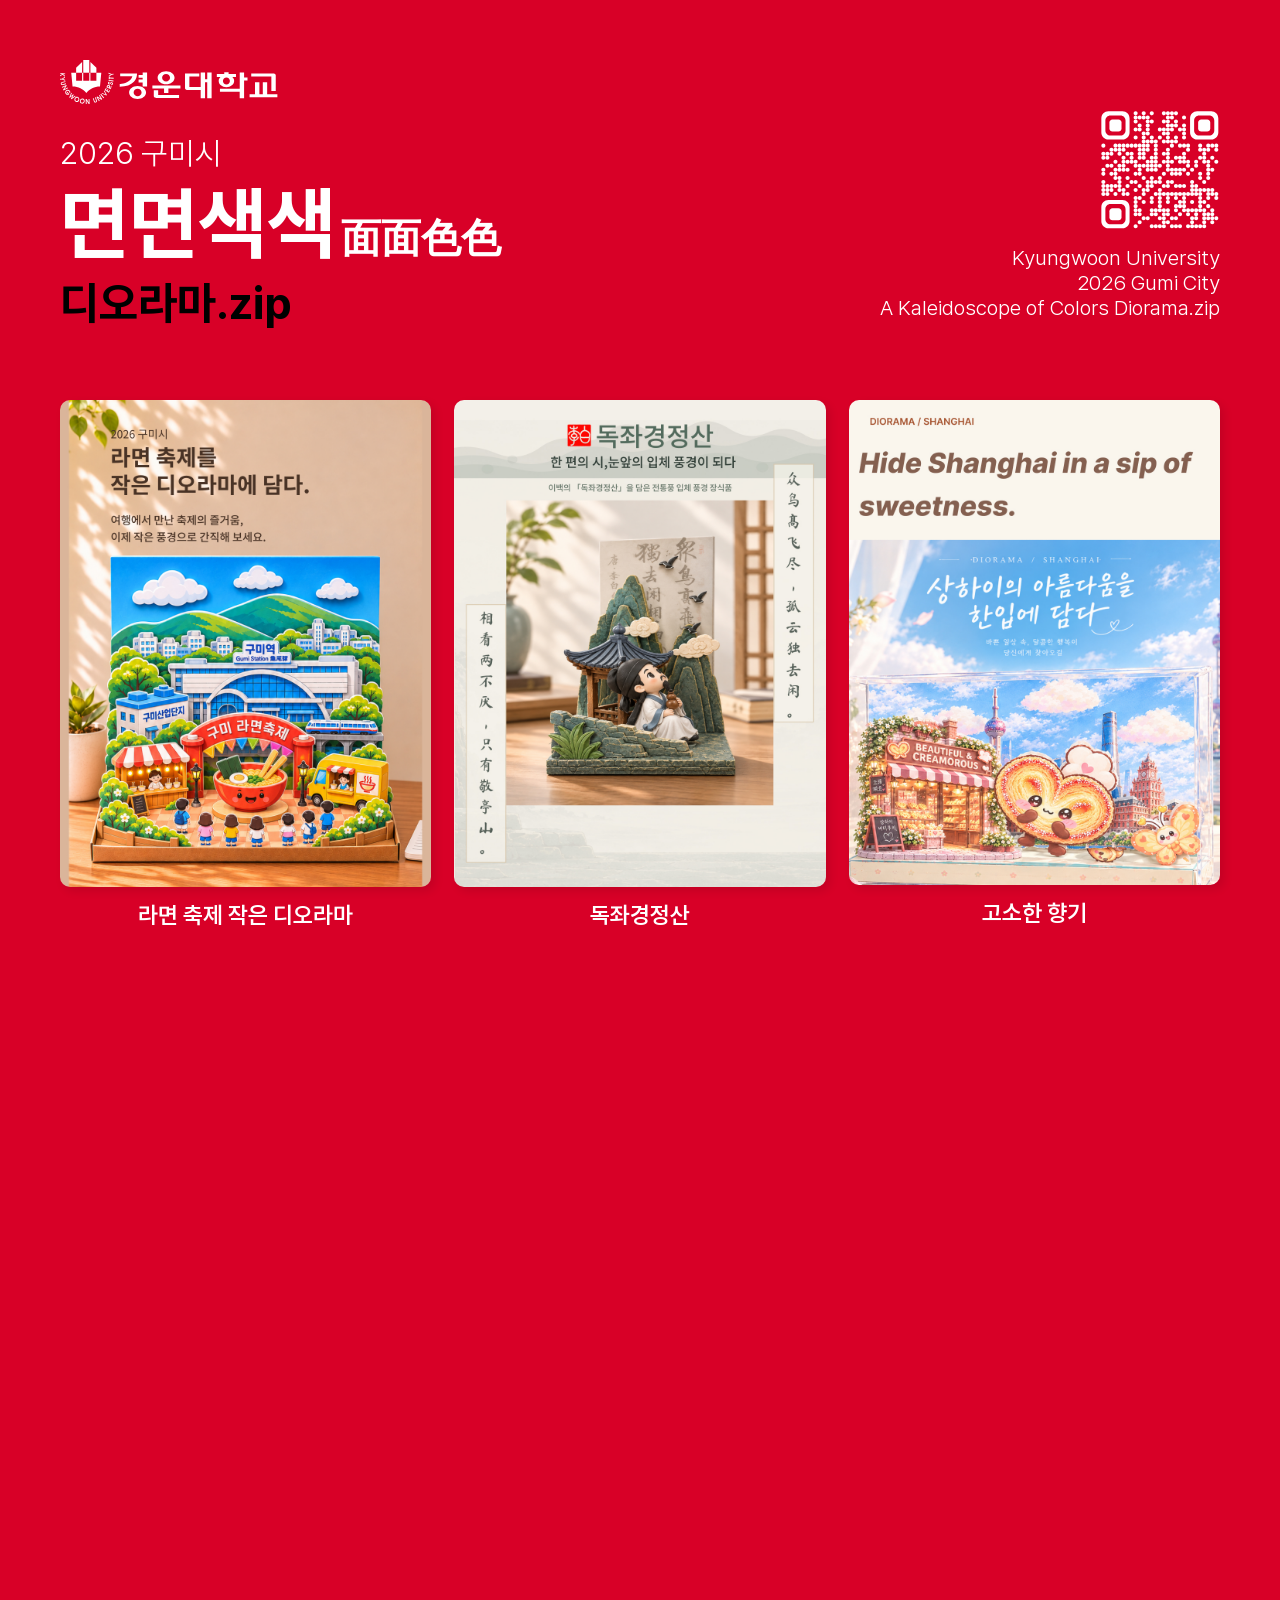
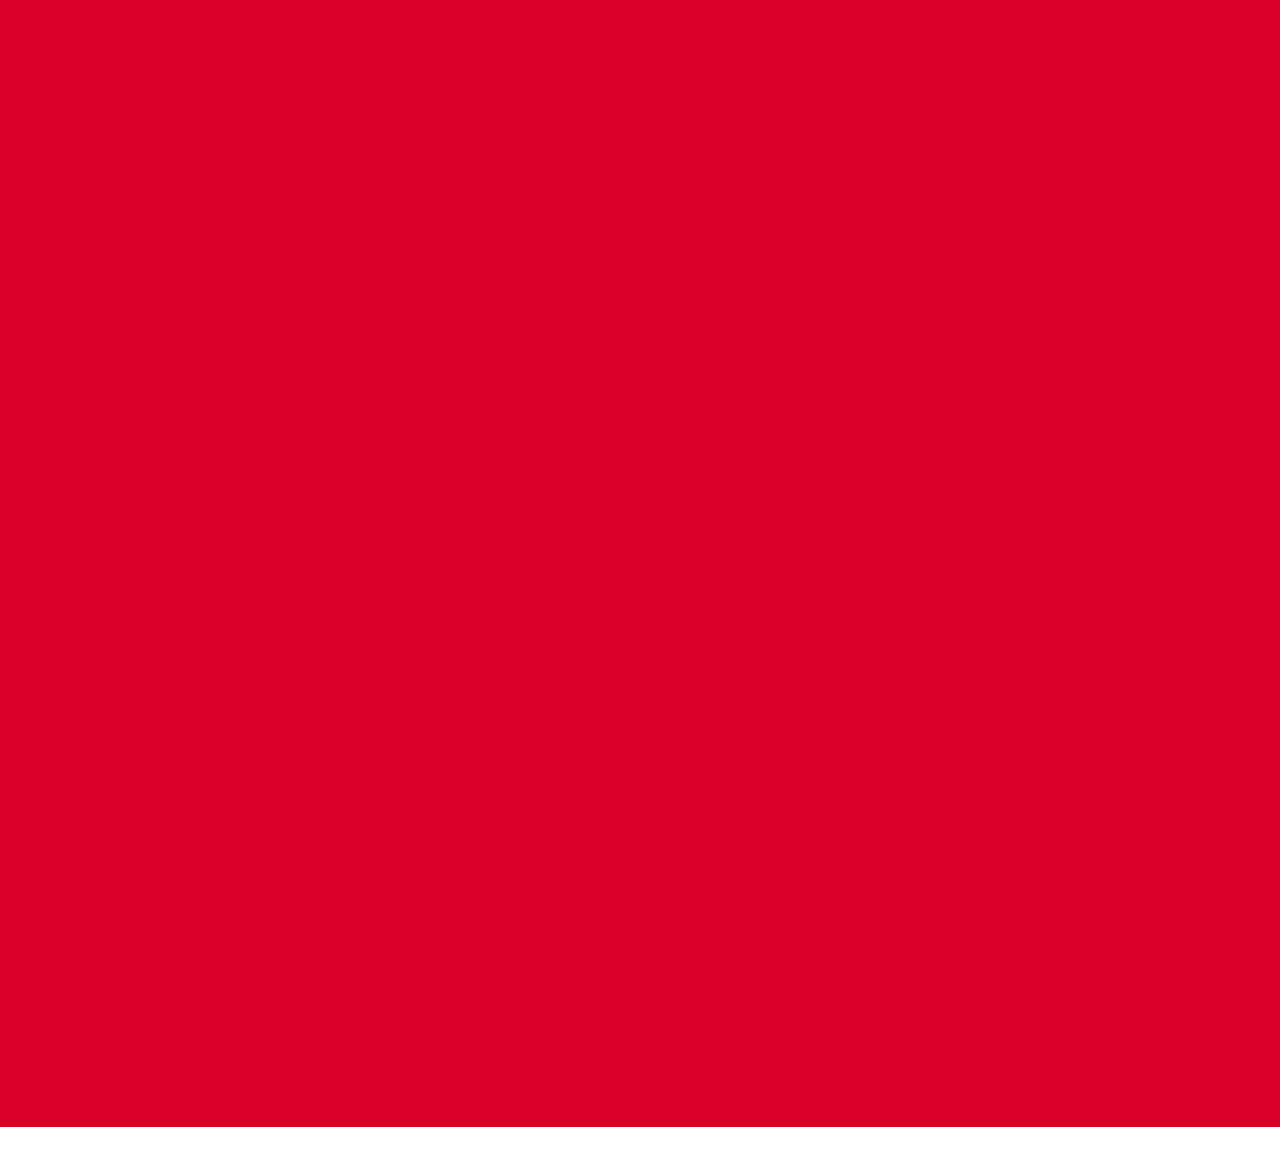
<file: index.html>
<!doctype html>
<html lang="ko">
<head>
<meta charset="utf-8">
<meta name="viewport" id="viewport" content="width=device-width,initial-scale=1.0,maximum-scale=1.0, minimum-scale=1.0,user-scalable=no" />
<meta http-equiv="X-UA-Compatible" content="IE=Edge">
<meta name="format-detection" content="telephone=no">
<meta name="title" content="2026 면면색색 디오라마.zip | 구미시 | 경운대학교">
<meta name="description" content="경운대학교와 구미정보고가 함께하는 구미시 2026 디오라마 전시회" />
<meta name="keywords" content="면면색색, 디오라마, 구미시, 2026, 경운대학교, 경운대 웹툰애니메이션디자인학과, 구미정보고등학교" />

<meta property="og:type" content="website">
<meta property="og:title" content="2026 면면색색 디오라마.zip | 구미시 | 경운대학교">
<meta property="og:site_name" content="경운대학교">
<meta property="og:url" content="https://ajh9178.github.io/site/">
<meta property="og:image" content="https://ajh9178.github.io/site/img/marks.jpg">
<meta property="og:description" content="면면색색, 디오라마, 구미시, 2026, 경운대학교, 경운대 웹툰애니메이션디자인학과, 구미정보고등학교"/>
	
<title>2026 면면색색 디오라마.zip | 구미시 | 경운대학교</title>

<link rel="stylesheet" href="css/layout.css">
<link rel="stylesheet" href="css/vendor.css">
<link rel="stylesheet" href="css/style.css">

<script src="js/jquery-1.11.3.min.js"></script>
<script src="js/vendor.js"></script>
	
<link rel="shortcut icon" href="favicon/favicon.ico" type="image/x-icon" />
</head>

<body class="main_only">
	<div class="main_wrap">
		<div class="inner_wrap">
			<div class="main_header_wrap">
				<ul>
					<li class="header_first" data-aos="fade-up">
						<div class="header_logo"><img src="img/logo.svg" alt=""></div>
						<b>2026 구미시</b>
						<h2>면면색색<span>面面色色</span></h2>
						<p>디오라마.zip</p>
					</li>
					<li class="header_second" data-aos="fade-up">
						<div class="header_qr"><img src="img/qr.svg" alt=""></div>
						<p>
							Kyungwoon University<br>
							2026 Gumi City<br>
							A Kaleidoscope of Colors Diorama.zip
						</p>
					</li>
				</ul>
			</div>
			<div class="main_body_wrap">
				<ul class="thumb_list">
					<li data-aos="fade-up">
						<a href="sub/stt.html?img=01">
							<span><img src="img/thum/thum_01.jpg" alt=""></span>
							<b>마이구미</b>
						</a>
					</li>
					<li data-aos="fade-up">
						<a href="sub/stt.html?img=02">
							<span><img src="img/thum/thum_02.jpg" alt=""></span>
							<b>마이구미[중국어]</b>
						</a>
					</li>
					<li data-aos="fade-up">
						<a href="sub/stt.html?img=03">
							<span><img src="img/thum/thum_03.jpg" alt=""></span>
							<b>경복궁 디오라마</b>
						</a>
					</li>
					<li data-aos="fade-up">
						<a href="sub/stt.html?img=04">
							<span><img src="img/thum/thum_04.jpg" alt=""></span>
							<b>우한</b>
						</a>
					</li>
					<li data-aos="fade-up">
						<a href="sub/stt.html?img=05">
							<span><img src="img/thum/thum_05.jpg" alt=""></span>
							<b>시대의 흐름 속 뤄양</b>
						</a>
					</li>
					<li data-aos="fade-up">
						<a href="sub/stt.html?img=06">
							<span><img src="img/thum/thum_06.jpg" alt=""></span>
							<b>고소한 향기</b>
						</a>
					</li>
					<li data-aos="fade-up">
						<a href="sub/stt.html?img=07">
							<span><img src="img/thum/thum_07.jpg" alt=""></span>
							<b>베이징의 이야기</b>
						</a>
					</li>
					<li data-aos="fade-up">
						<a href="sub/stt.html?img=08">
							<span><img src="img/thum/thum_08.jpg" alt=""></span>
							<b>독좌경정산</b>
						</a>
					</li>
					<li data-aos="fade-up">
						<a href="sub/stt.html?img=09">
							<span><img src="img/thum/thum_09.jpg" alt=""></span>
							<b>KING OF THE PITCH</b>
						</a>
					</li>
					<li data-aos="fade-up">
						<a href="sub/stt.html?img=10">
							<span><img src="img/thum/thum_10.jpg" alt=""></span>
							<b>라면 축제 작은 디오라마</b>
						</a>
					</li>
					<li data-aos="fade-up">
						<a href="sub/stt.html?img=11">
							<span><img src="img/thum/thum_11.jpg" alt=""></span>
							<b>죽장리 오층석탑</b>
						</a>
					</li>
					<!--<li data-aos="fade-up">
						<a href="sub/stt.html?img=12">
							<span><img src="img/thum/thum_12.jpg" alt=""></span>
							<b>맛있는구미시12</b>
						</a>
					</li>
					<li data-aos="fade-up">
						<a href="sub/stt.html?img=13">
							<span><img src="img/thum/thum_13.jpg" alt=""></span>
							<b>맛있는구미시13</b>
						</a>
					</li>
					<li data-aos="fade-up">
						<a href="sub/stt.html?img=14">
							<span><img src="img/thum/thum_14.jpg" alt=""></span>
							<b>맛있는구미시14</b>
						</a>
					</li>
					<li data-aos="fade-up">
						<a href="sub/stt.html?img=15">
							<span><img src="img/thum/thum_15.jpg" alt=""></span>
							<b>맛있는구미시15</b>
						</a>
					</li>
					<li data-aos="fade-up">
						<a href="sub/stt.html?img=16">
							<span><img src="img/thum/thum_16.jpg" alt=""></span>
							<b>맛있는구미시16</b>
						</a>
					</li>
					<li data-aos="fade-up">
						<a href="sub/stt.html?img=17">
							<span><img src="img/thum/thum_17.jpg" alt=""></span>
							<b>맛있는구미시17</b>
						</a>
					</li>
					<li data-aos="fade-up">
						<a href="sub/stt.html?img=18">
							<span><img src="img/thum/thum_18.jpg" alt=""></span>
							<b>맛있는구미시18</b>
						</a>
					</li>
					<li data-aos="fade-up">
						<a href="sub/stt.html?img=19">
							<span><img src="img/thum/thum_19.jpg" alt=""></span>
							<b>맛있는구미시19</b>
						</a>
					</li>
					<li data-aos="fade-up">
						<a href="sub/stt.html?img=20">
							<span><img src="img/thum/thum_20.jpg" alt=""></span>
							<b>맛있는구미시20</b>
						</a>
					</li>-->
				</ul>
			</div>
		</div>
	</div>
	
	<script>
        $(document).ready(function() {
			
			/* 백그라운드 컬러 */
            const COLORS = [
				'#D80027',
                '#12D800',
                '#FFA600',
				'#D80068',
                '#0070D8',
                '#FF5900',
				'#00CDBC',				
            ];
            const DURATION = 10000;
            let colorIndex = 0;
            function changeBackgroundColor() {
                colorIndex = (colorIndex + 1) % COLORS.length;
                $('.main_wrap').css('background-color', COLORS[colorIndex]);
            }
            setInterval(changeBackgroundColor, DURATION);

			/* 동작 타이머 */
			const IDLE_TIME_LIMIT = 120000;
			let idleTimer;
			const targetUrl = 'index.html';
			function startIdleTimer() {
				clearTimeout(idleTimer);
				idleTimer = setTimeout(redirectToHome, IDLE_TIME_LIMIT);
			}
			function redirectToHome() {
				window.location.href = targetUrl;
			}
			$(document).on('mousemove keydown scroll touchstart touchend', function() {
				startIdleTimer();
			});
			startIdleTimer();

			/* 리스트 순서 랜덤 */
			const $list = $('.thumb_list');
			const $listItems = $list.children('li').get();
			function shuffleArray(array) {
				for (let i = array.length - 1; i > 0; i--) {
					const j = Math.floor(Math.random() * (i + 1));
					[array[i], array[j]] = [array[j], array[i]];
				}
				return array;
			}
			const $shuffledItems = $(shuffleArray($listItems));
			$list.empty().append($shuffledItems);
			
		});
	</script>
	
	<script src="js/common.js"></script>
</body>
</html>
</file>
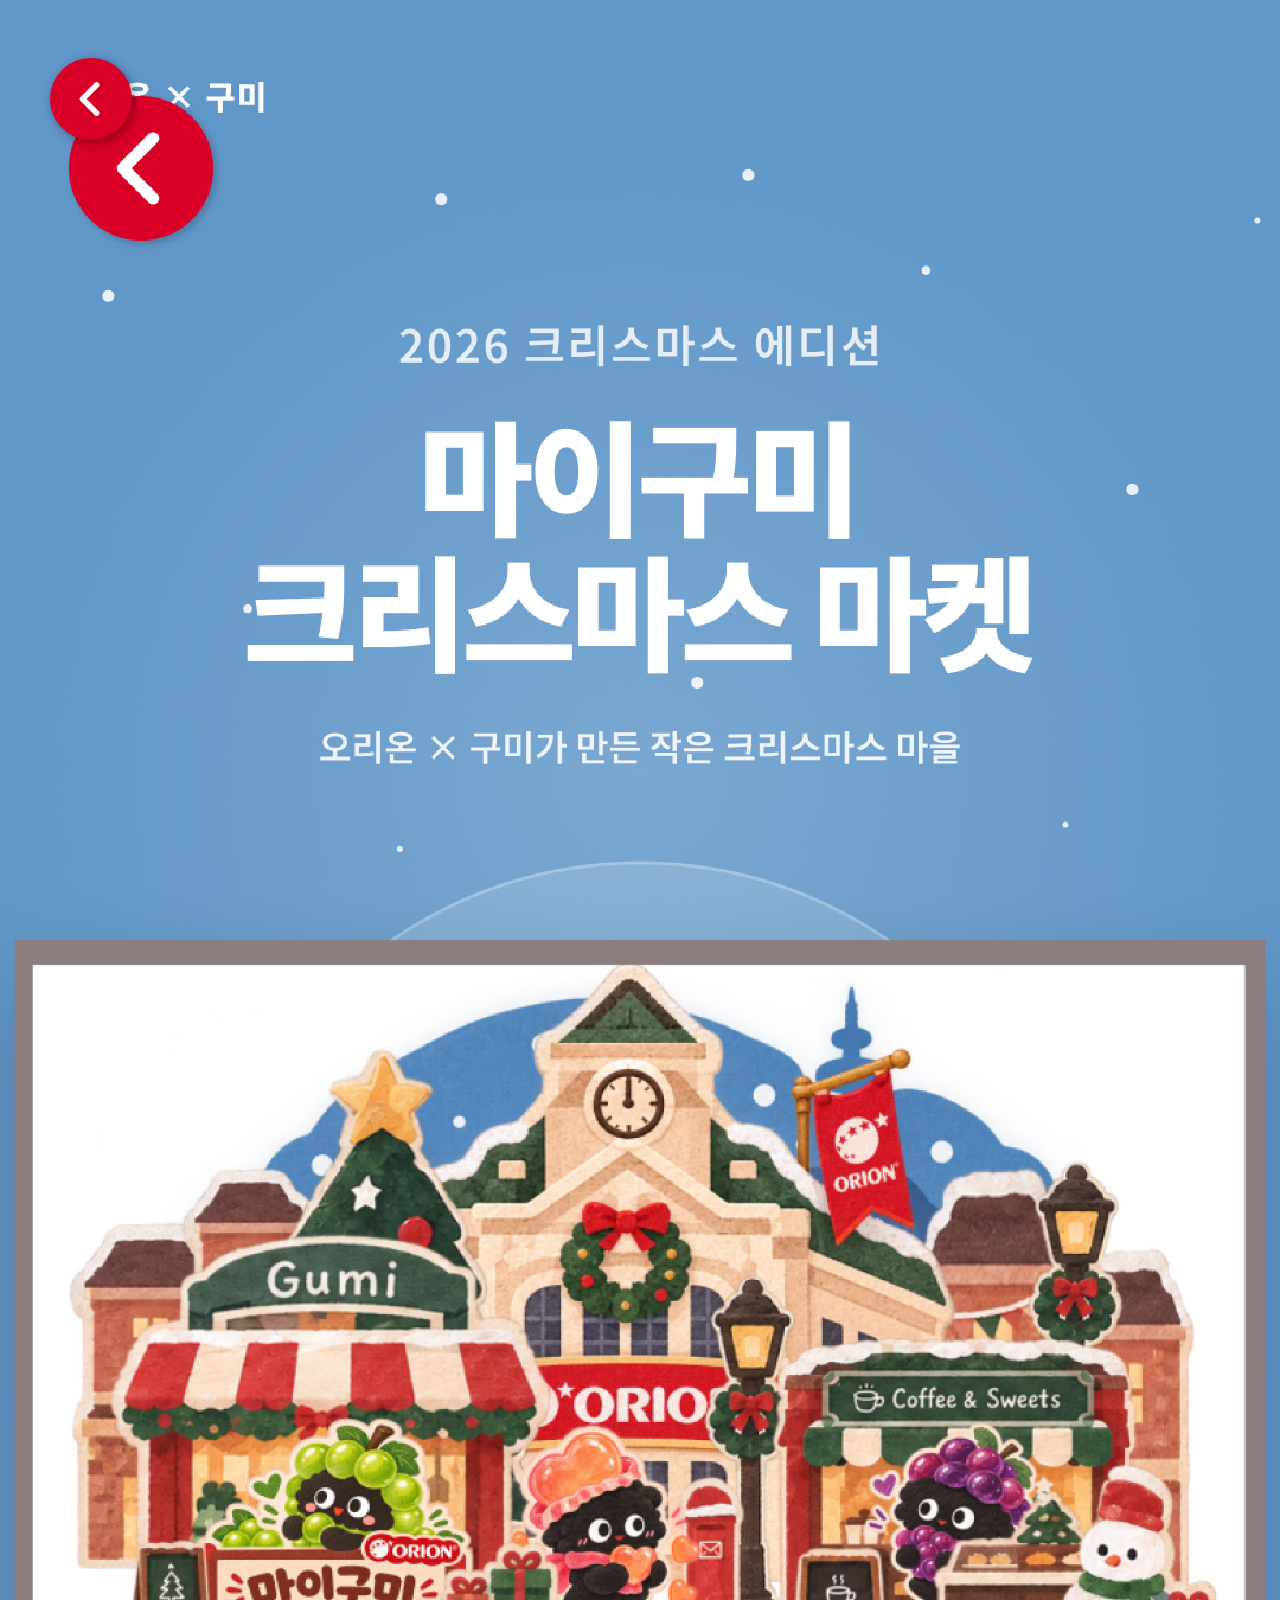
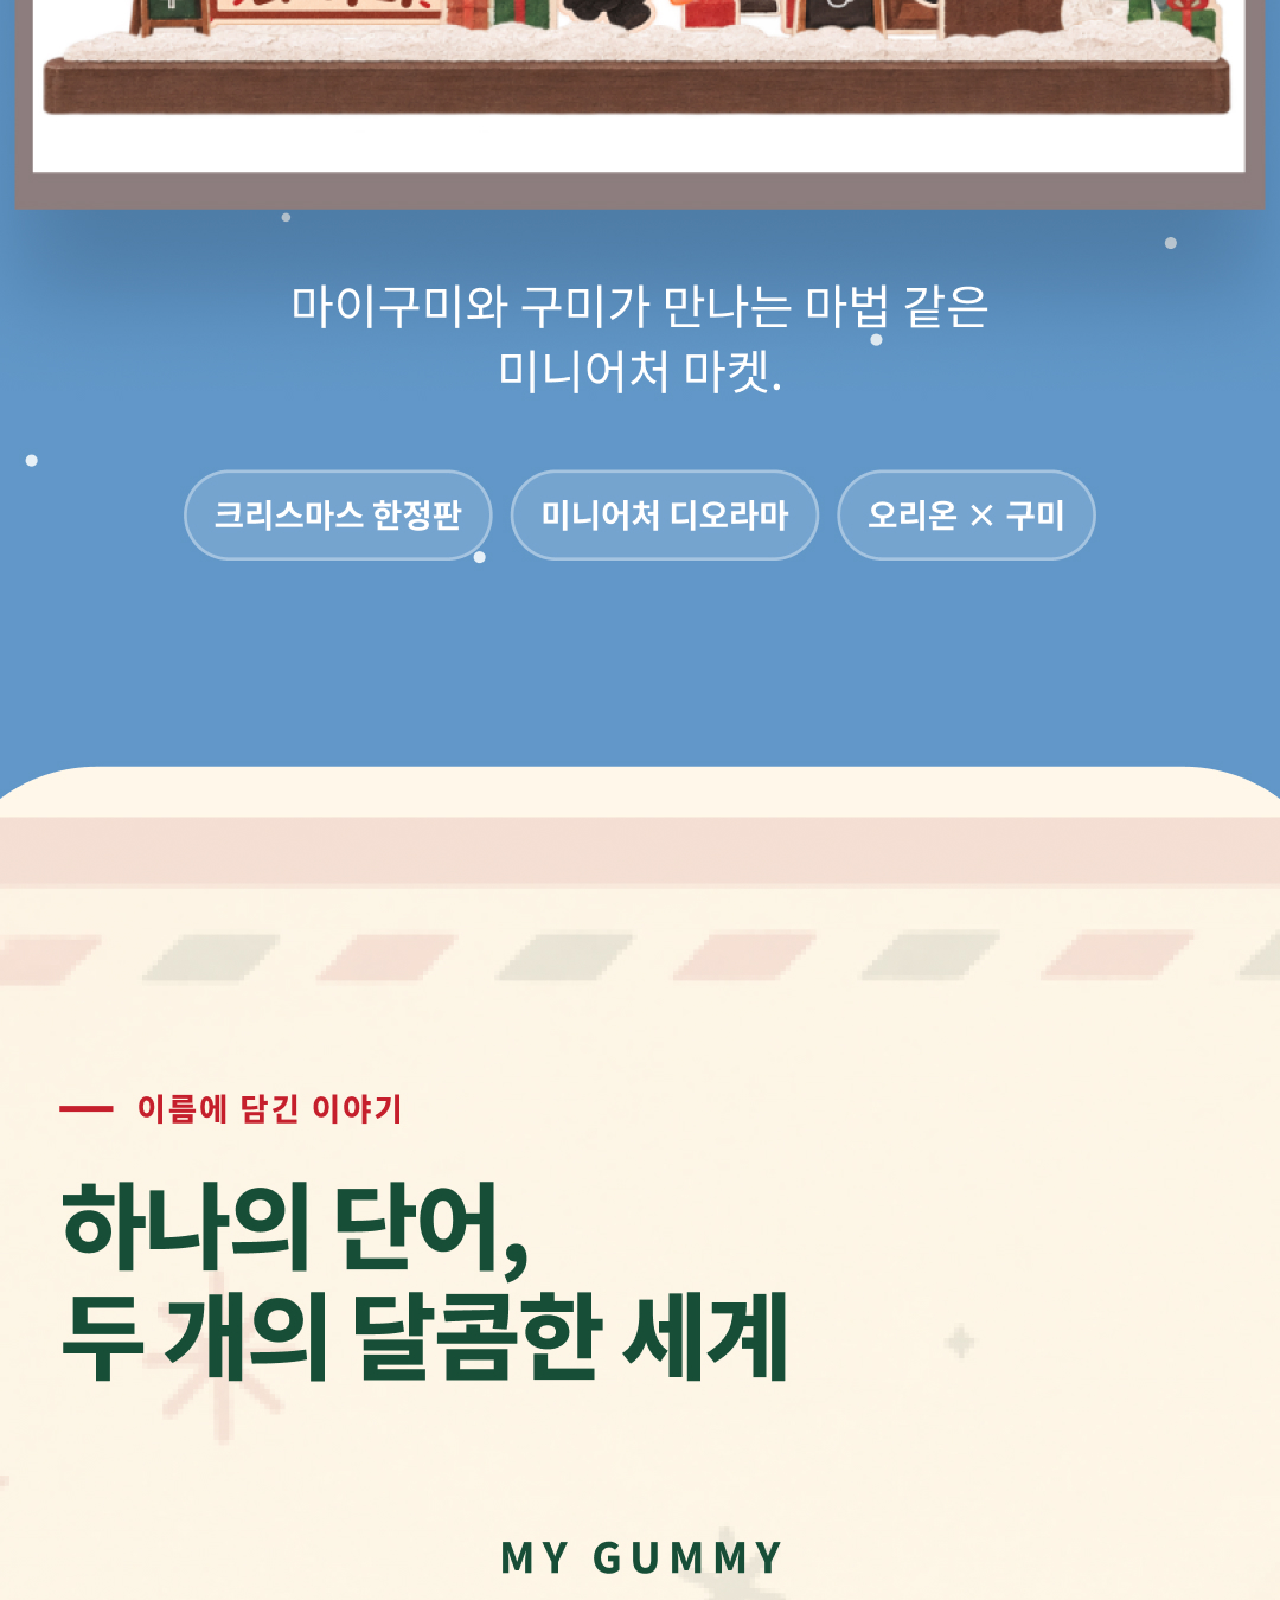
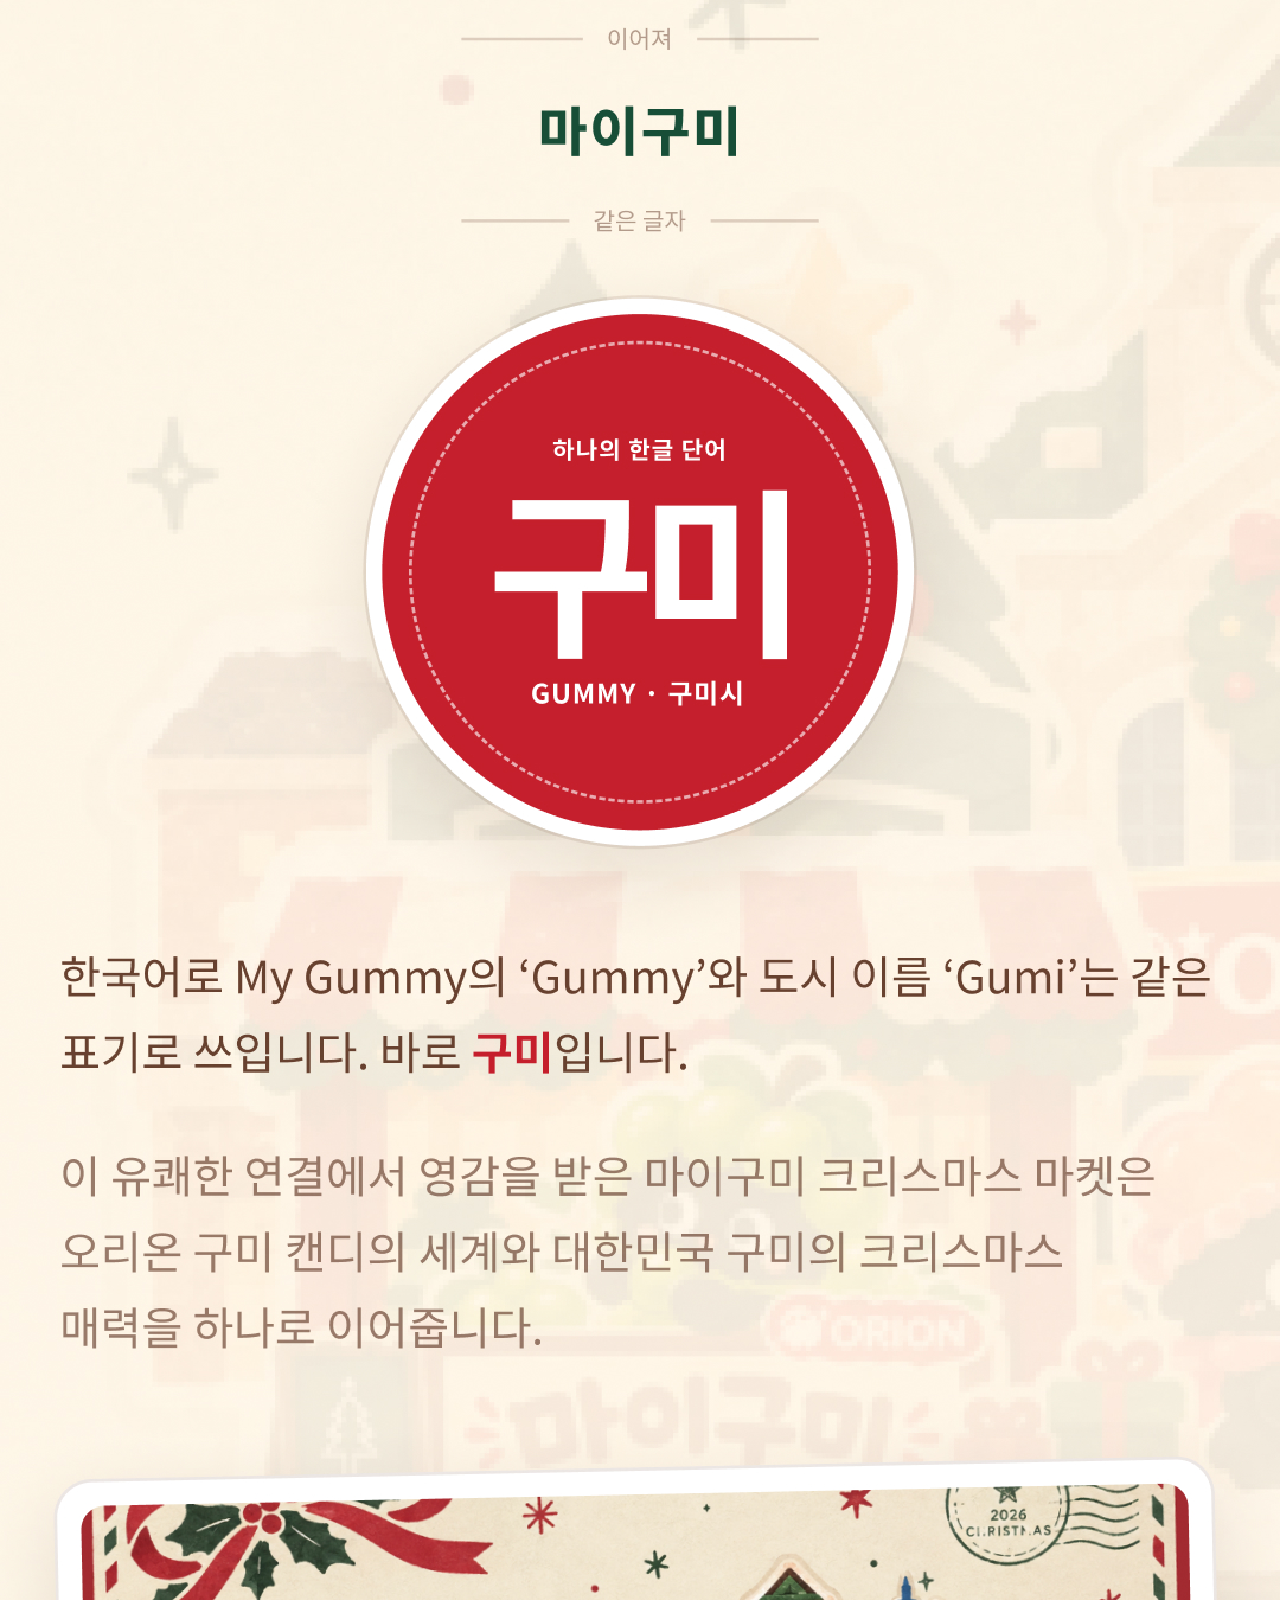
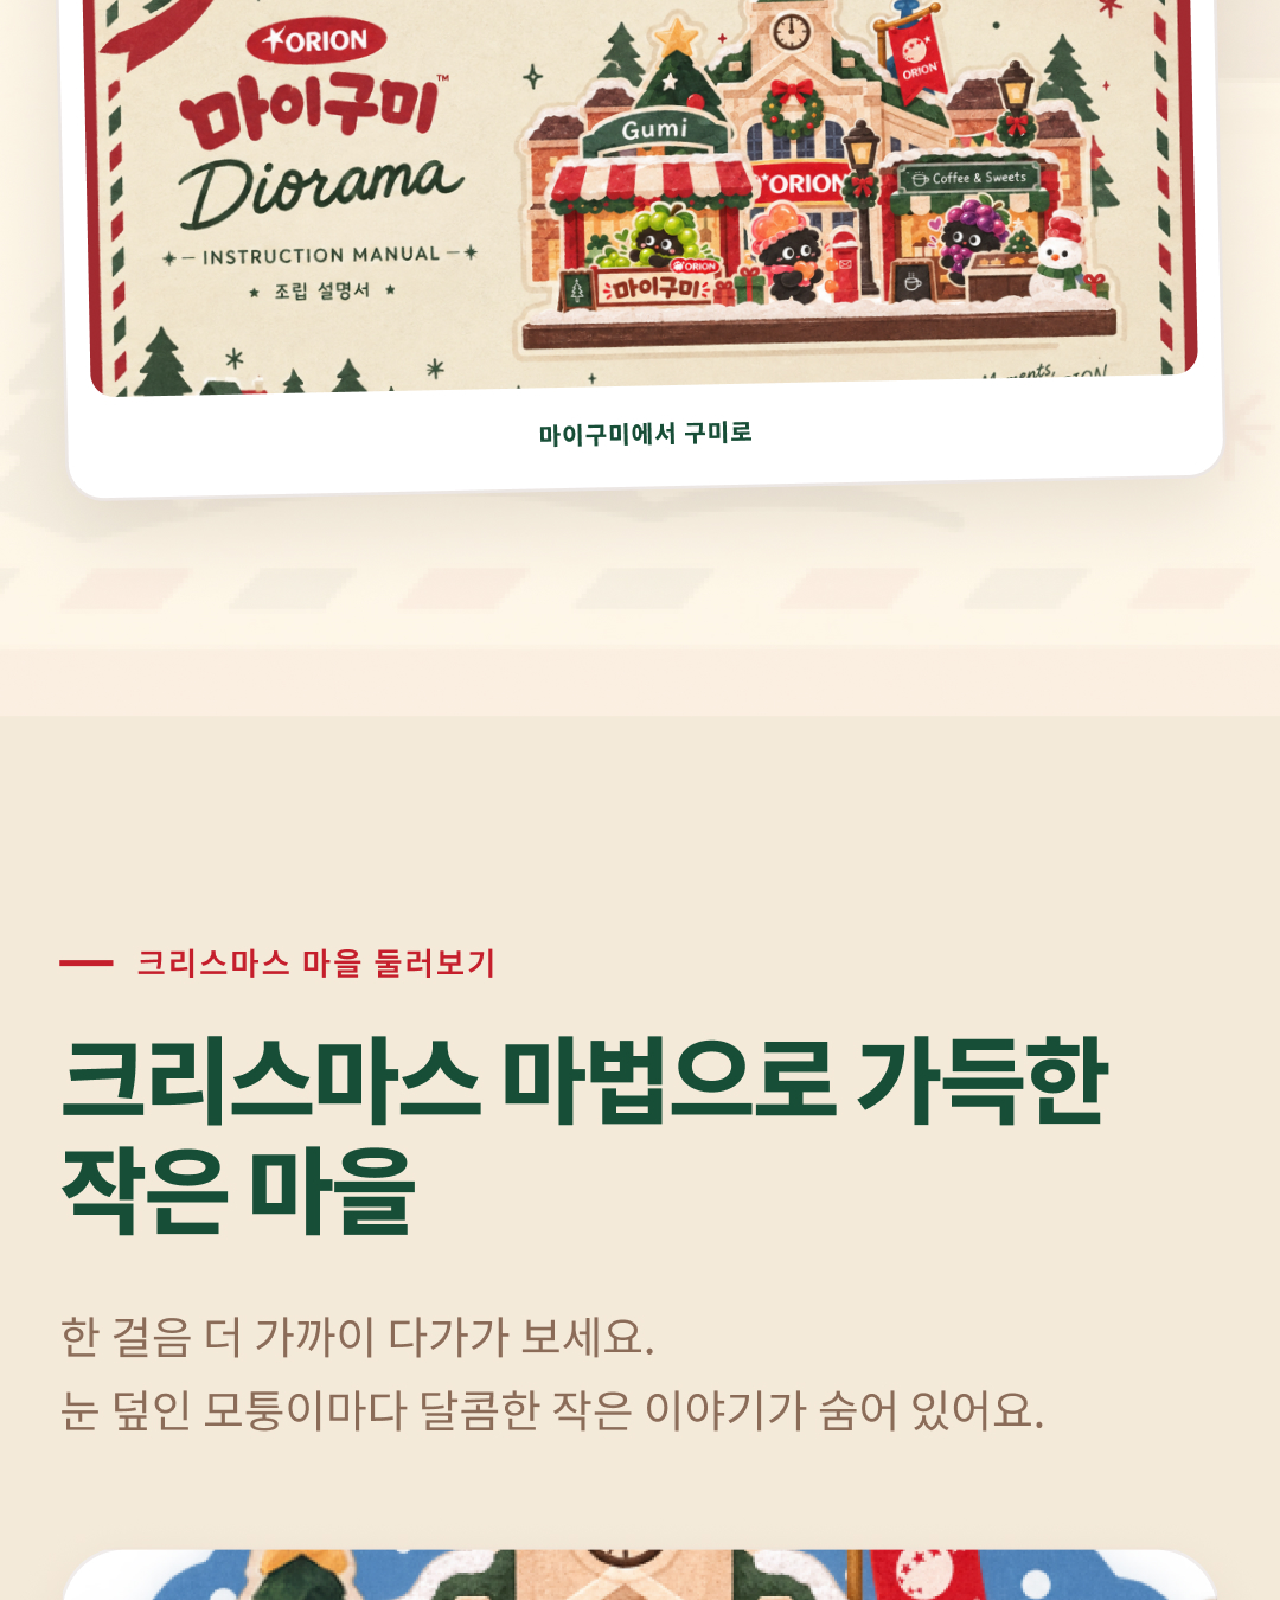
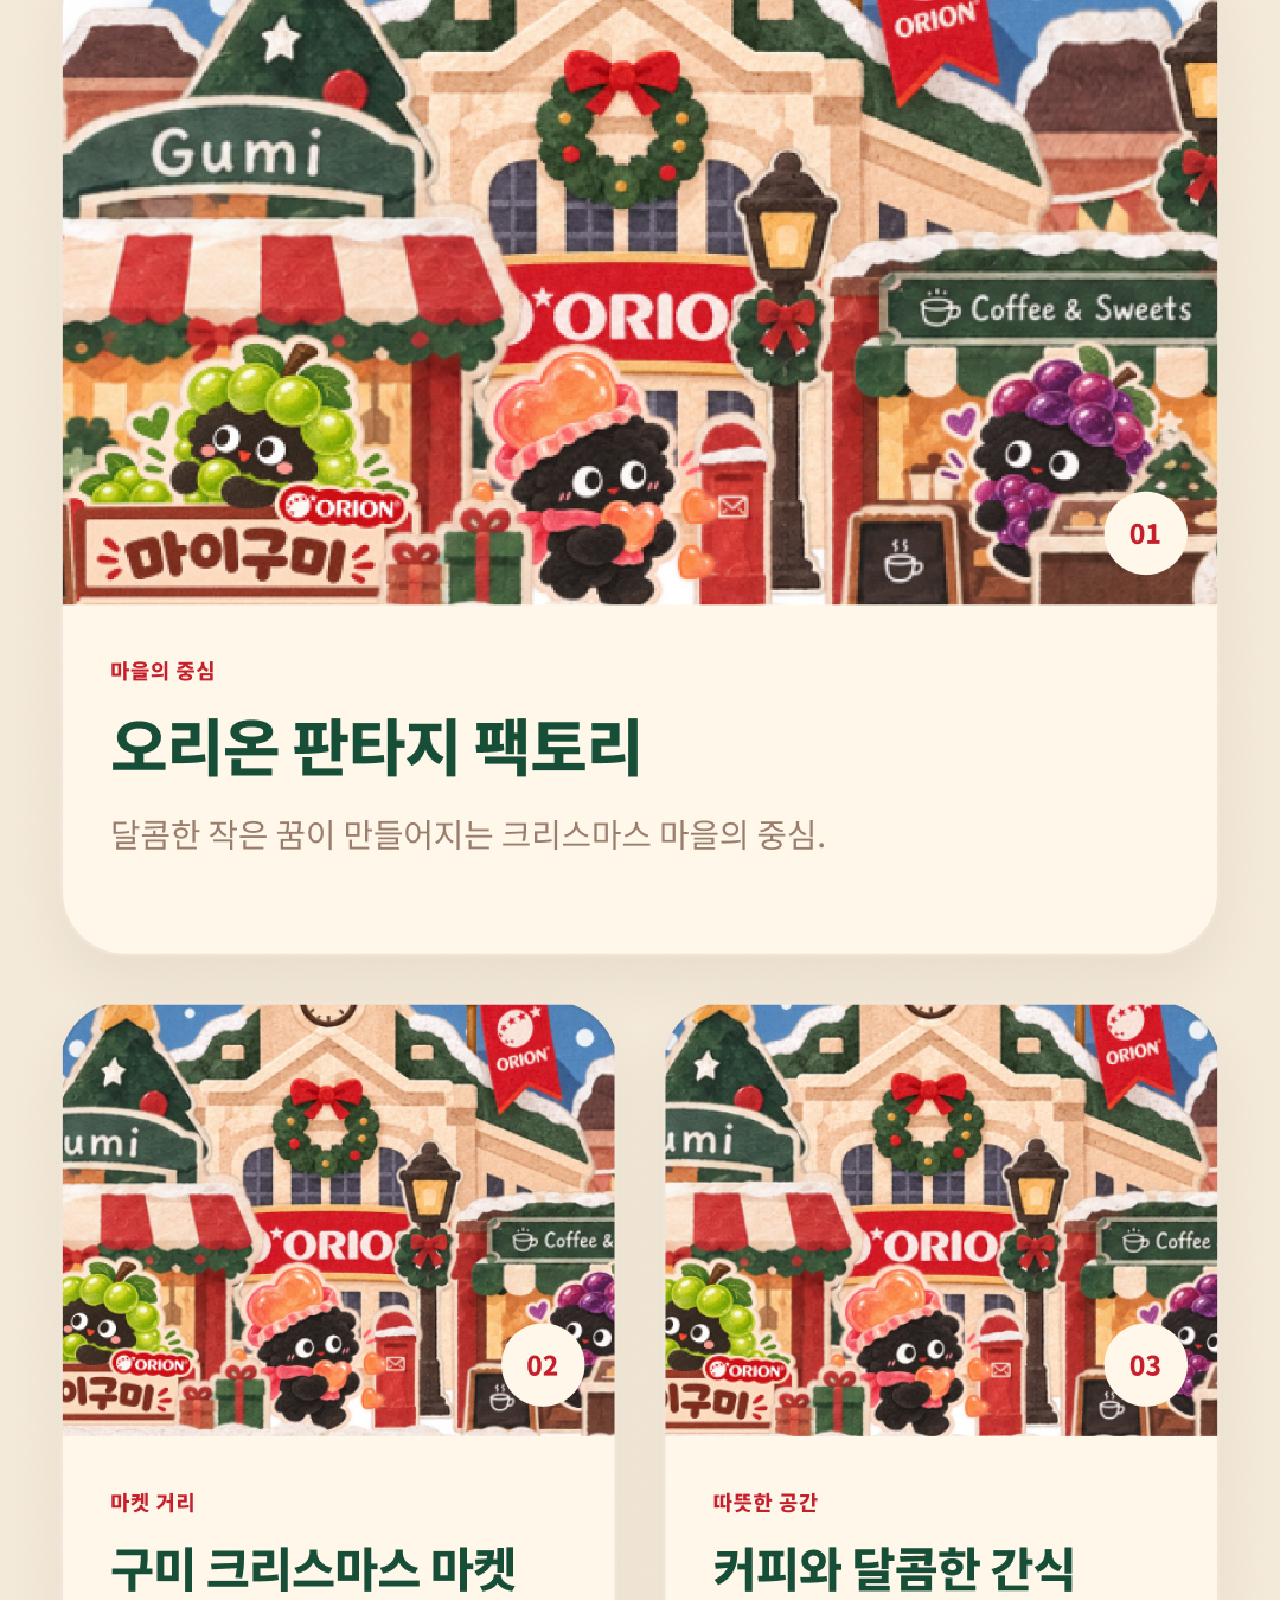
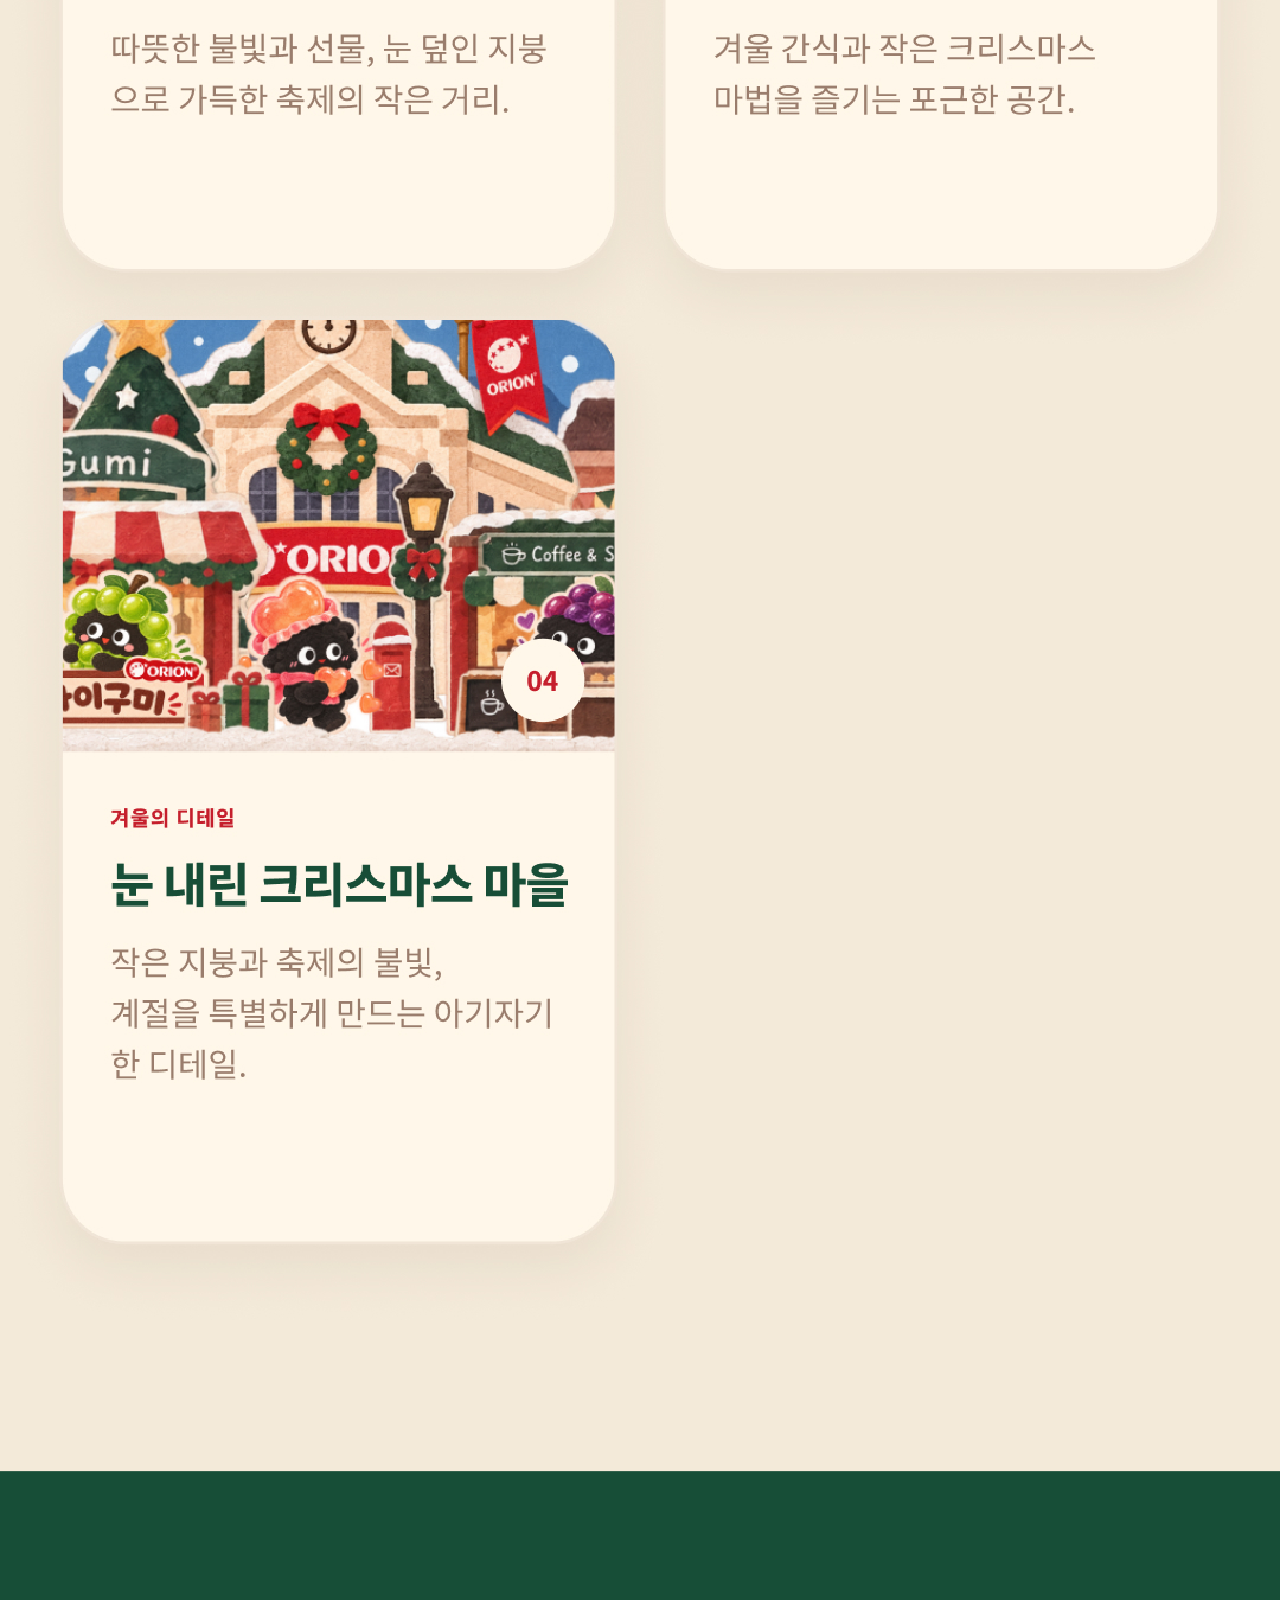
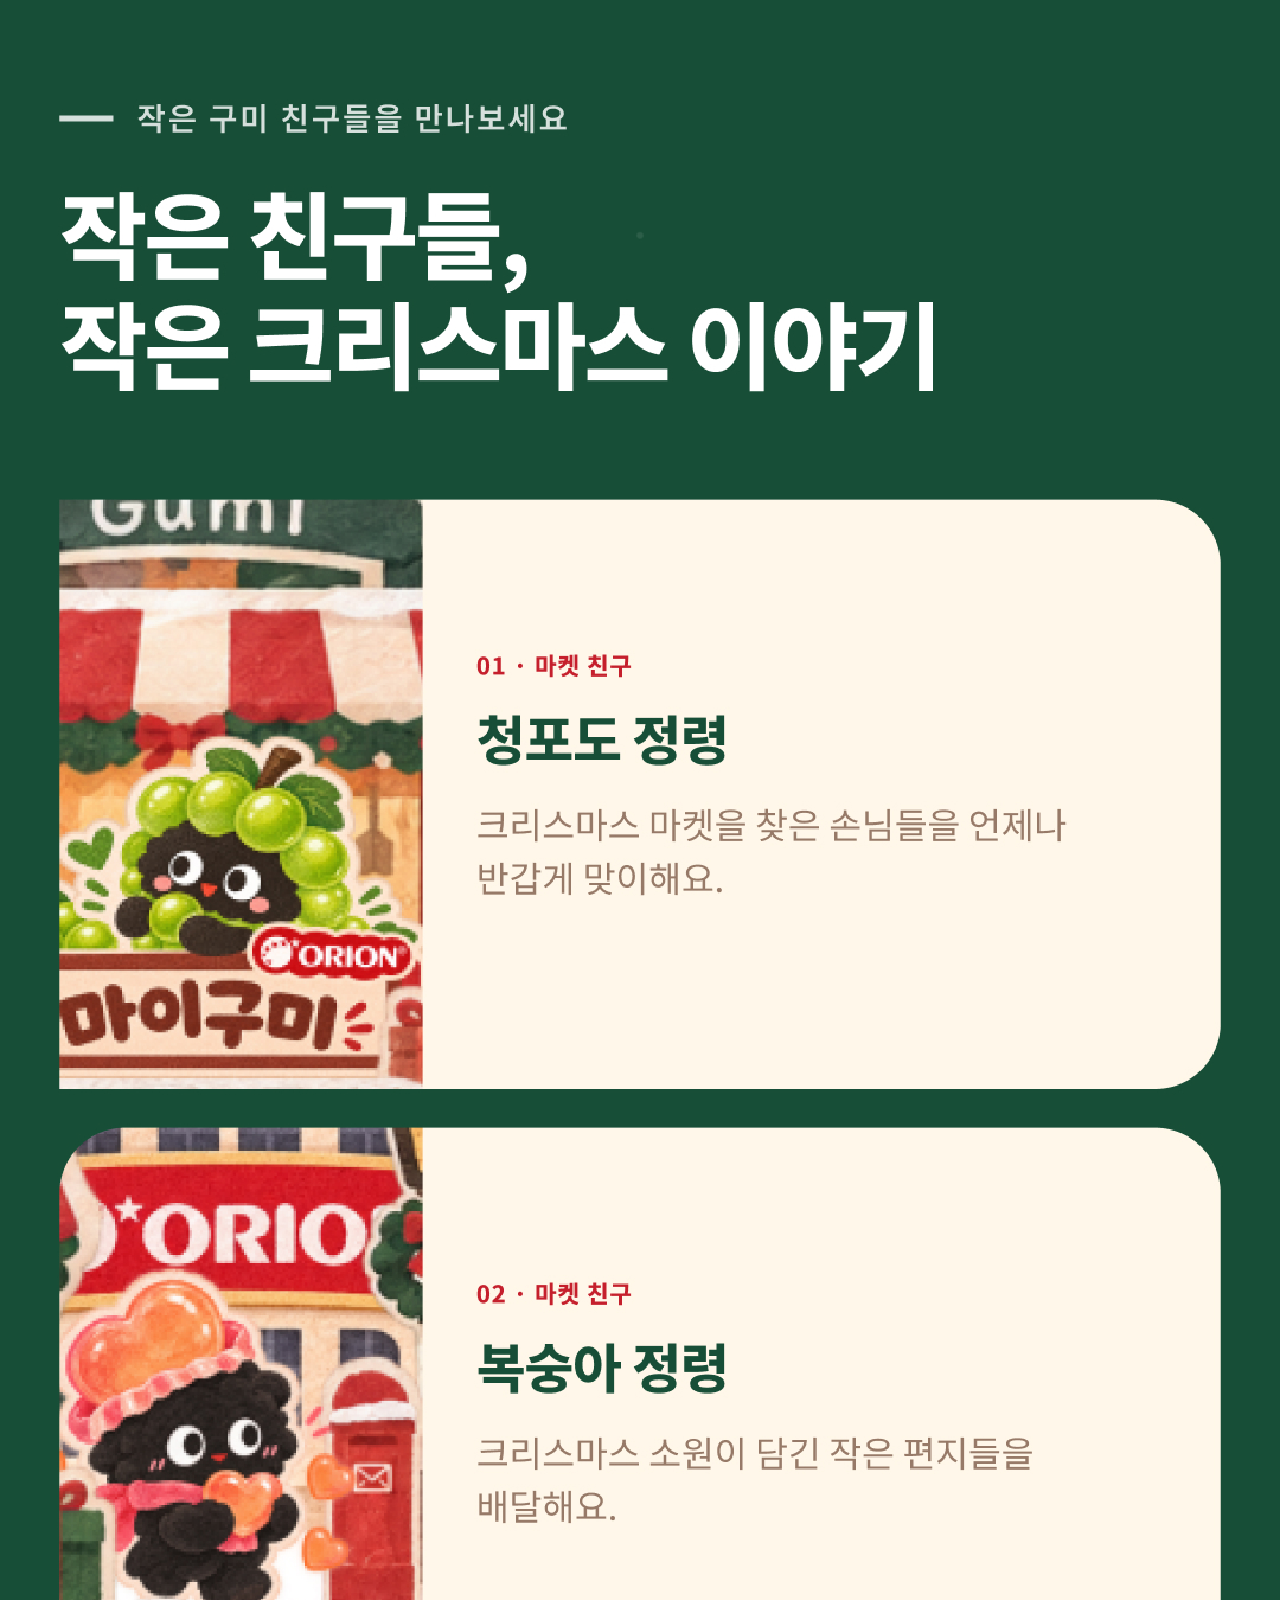
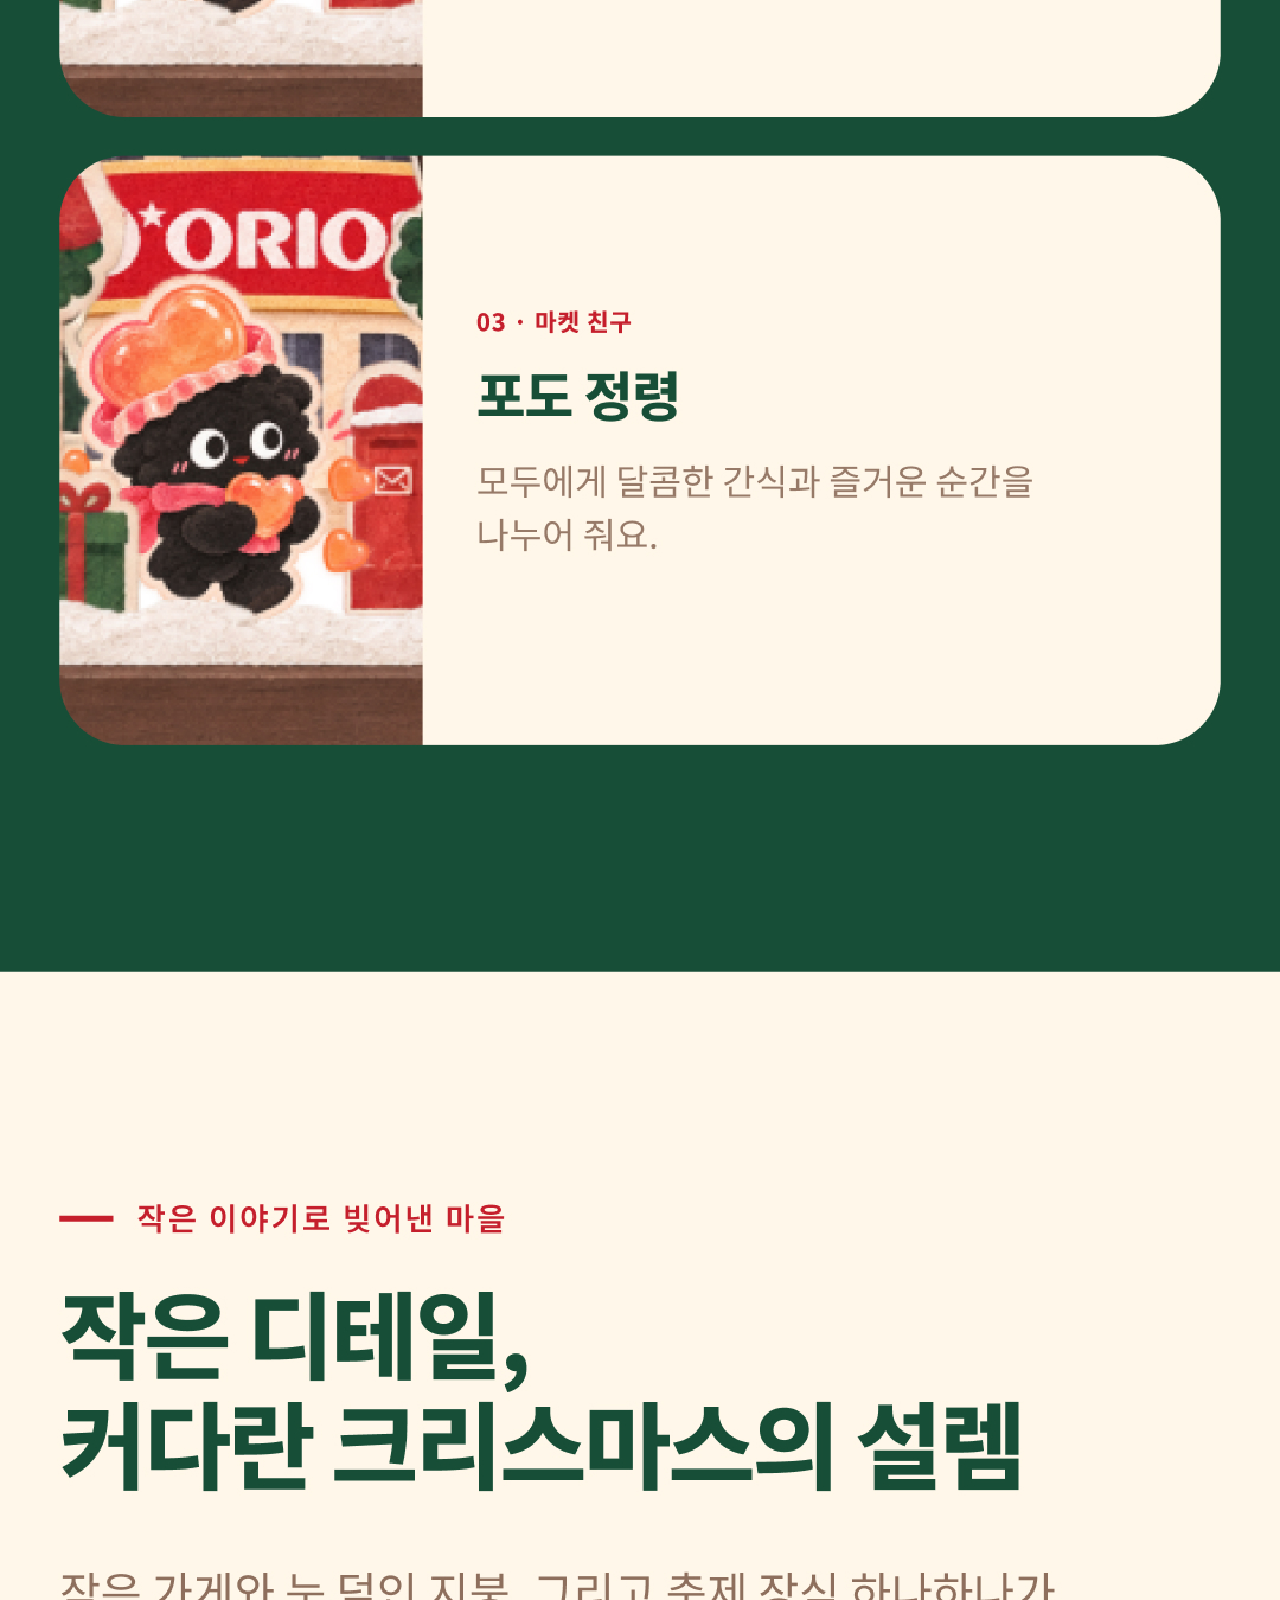
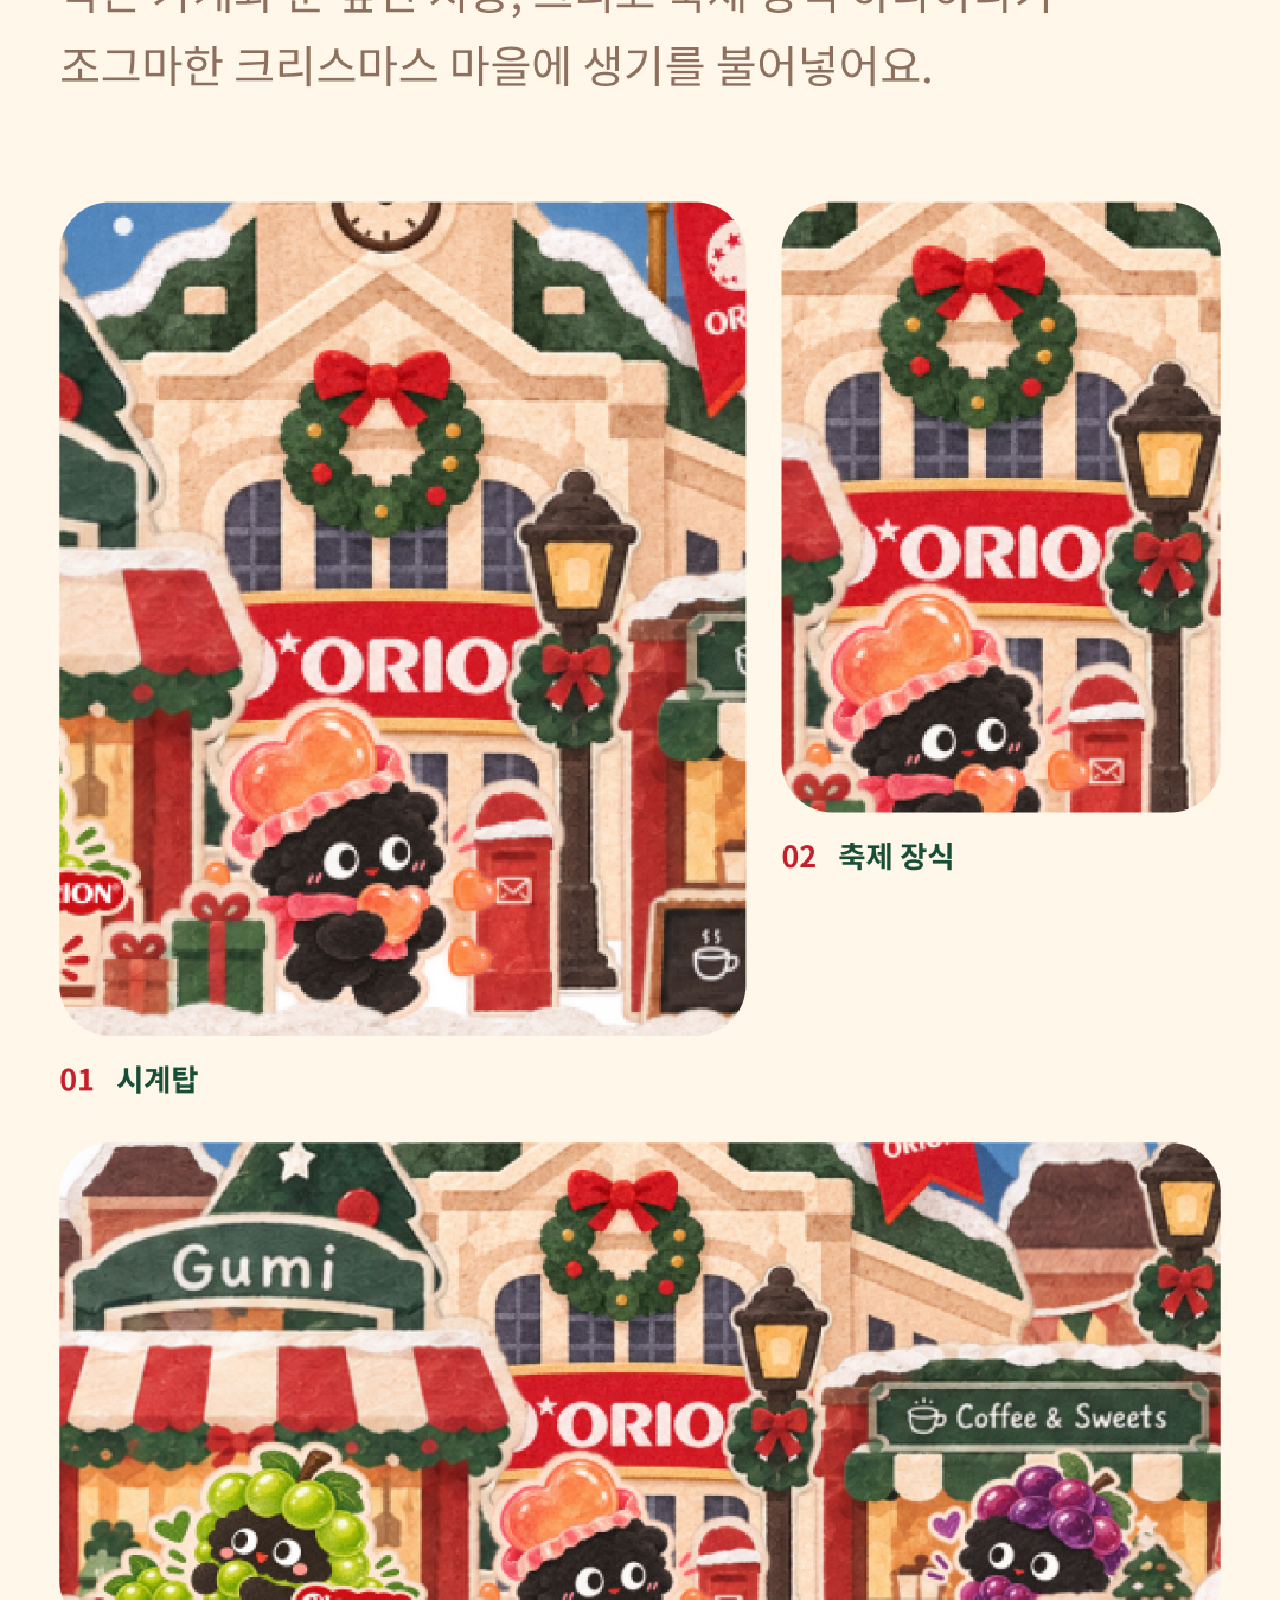
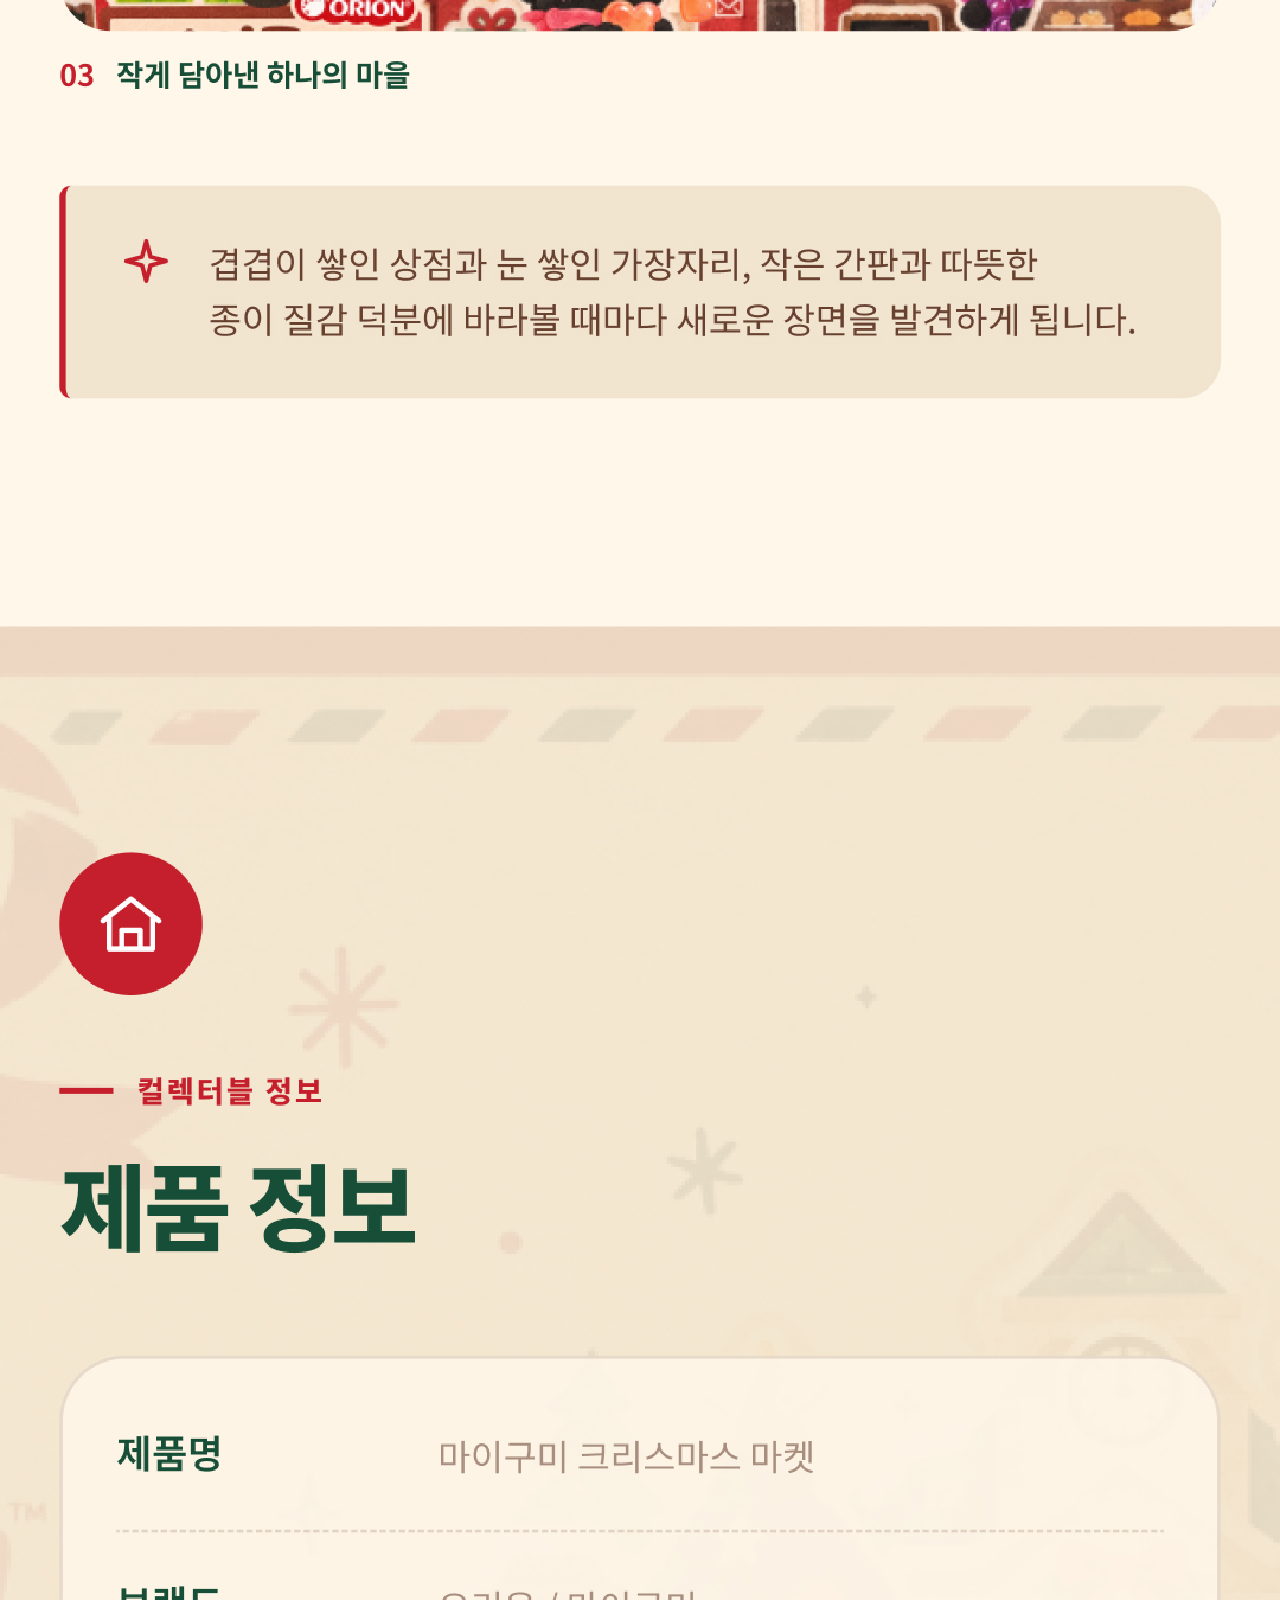
<file: sub/stt.html>
<!doctype html>
<html lang="ko">
<head>
<meta charset="utf-8">
<meta name="viewport" id="viewport" content="width=device-width,initial-scale=1.0,maximum-scale=1.0, minimum-scale=1.0,user-scalable=no" />
<meta http-equiv="X-UA-Compatible" content="IE=Edge">
<meta name="format-detection" content="telephone=no">
<meta name="title" content="2026 면면색색 디오라마.zip | 구미시 | 경운대학교">
<meta name="description" content="경운대학교와 구미정보고가 함께하는 구미시 2026 디오라마 전시회" />
<meta name="keywords" content="면면색색, 디오라마, 구미시, 2026, 경운대학교, 경운대 웹툰애니메이션디자인학과, 구미정보고등학교" />

<meta property="og:type" content="website">
<meta property="og:title" content="2026 면면색색 디오라마.zip | 구미시 | 경운대학교">
<meta property="og:site_name" content="경운대학교">
<meta property="og:url" content="https://ajh9178.github.io/site/">
<meta property="og:image" content="https://ajh9178.github.io/site/img/marks.jpg">
<meta property="og:description" content="면면색색, 디오라마, 구미시, 2026, 경운대학교, 경운대 웹툰애니메이션디자인학과, 구미정보고등학교"/>
	
<title>2026 면면색색 디오라마.zip | 구미시 | 경운대학교</title>

<link rel="stylesheet" href="../css/layout.css">
<link rel="stylesheet" href="../css/vendor.css">
<link rel="stylesheet" href="../css/style.css">

<script src="../js/jquery-1.11.3.min.js"></script>
<script src="../js/vendor.js"></script>
	
<link rel="shortcut icon" href="../favicon/favicon.ico" type="image/x-icon" />
</head>

<body>
	<a href="../index.html" class="back_go"></a>
	<div class="sub-detail" data-aos="fade-down">
		<img id="detailImage" src="" alt="상세 이미지">
	</div>
	<a href="javascript:void(0);" class="top_go"></a>
	<script>
		/* 동작 타이머 */
		const IDLE_TIME_LIMIT = 120000;
		let idleTimer;
		const targetUrl = '../index.html';
		function startIdleTimer() {
			clearTimeout(idleTimer);
			idleTimer = setTimeout(redirectToHome, IDLE_TIME_LIMIT);
		}
		function redirectToHome() {
			window.location.href = targetUrl;
		}
		$(document).on('mousemove keydown scroll touchstart touchend', function() {
			startIdleTimer();
		});
		startIdleTimer();
		
		/* 이미지 불러오기 */
		const urlParams = new URLSearchParams(window.location.search);
		const imgNum = urlParams.get('img') || '01';
		const detailImg = document.getElementById('detailImage');
		detailImg.src = `../img/body/stt_${imgNum}.jpg`;
		detailImg.alt = `상세 이미지 ${imgNum}`;
	</script>
	<script src="../js/common.js"></script>
</body>
</html>
</file>
<file: css/layout.css>
@charset "utf-8";
@import url("fonts.css");

/* reset */
html,body{-webkit-text-size-adjust:100%;font-size:100%; position: relative;}
body,div,dl,dt,dd,ul,ol,li,h1,h2,h3,h4,h5,h6,p,table,th,td,form,fieldset,legend,textarea,input,select,textarea,button,figure,figcaption{margin:0; padding:0; font-family: 'Pretendard', "Malgun Gothic", "맑은 고딕", AppleGothic, Dotum, "돋움", sans-serif; word-wrap: break-word; word-break:normal; box-sizing: border-box;}
body{color:#000; overflow-x:hidden; min-width:320px; font-weight: 400;}
fieldset,li,img{border:0;vertical-align:top}
ul,ol{list-style:none}
button{overflow:visible;border:0;background-color:transparent;cursor:pointer}
button::-moz-focus-inner{padding:0;}
input,button{-webkit-appearance:none;-moz-appearance:none;appearance:none}
address,caption,em{font-style:normal}
a,a:focus,a:active,a:hover{color:#333;text-decoration:none}
hr{display:none;}
.blind,legend{overflow:hidden !important; position:absolute !important; top:0 !important; left:0 !important; width:0 !important; height:0 !important; font-size:1px !important; line-height:10px !important; white-space:nowrap !important;}
::-webkit-input-placeholder{color:#999}
::-moz-placeholder{color:#999;opacity:1;}
:-ms-input-placeholder{color:#999}
.h1, .h2, .h3, .h4, .h5, .h6, h1, h2, h3, h4, h5, h6{font-weight: bold;}

.t_l{text-align: left!important;}
.t_r{text-align: right !important;}
.t_c{text-align: center!important;}
</file>
<file: css/style.css>
@charset "utf-8";
/* CSS Document */

.student_list li a, .thumb_infor h4, .thumb_infor p, .thumb_infor b{
	-webkit-transition: all 0.3s cubic-bezier(0.215, 0.610, 0.355, 1.000);
	-moz-transition: all 0.3s cubic-bezier(0.215, 0.610, 0.355, 1.000);
	-o-transition: all 0.3s cubic-bezier(0.215, 0.610, 0.355, 1.000);
	-ms-transition: all 0.3s cubic-bezier(0.215, 0.610, 0.355, 1.000);
	transition: all 0.3s cubic-bezier(0.215, 0.610, 0.355, 1.000);
}


.thumb_list > li > a img{
	-webkit-transition: all 0.5s cubic-bezier(0.215, 0.610, 0.355, 1.000);
	-moz-transition: all 0.5s cubic-bezier(0.215, 0.610, 0.355, 1.000);
	-o-transition: all 0.5s cubic-bezier(0.215, 0.610, 0.355, 1.000);
	-ms-transition: all 0.5s cubic-bezier(0.215, 0.610, 0.355, 1.000);
	transition: all 0.5s cubic-bezier(0.215, 0.610, 0.355, 1.000);
}

.main_wrap{background: #D80027; width: 100%; transition: background-color 2s ease-in-out;}
.main_wrap .inner_wrap{position: relative; padding: 60px;}

.main_header_wrap > ul{display: flex; justify-content: space-between;}
.header_first .header_logo img{width: 100%; max-width: 218px;}
.header_first b{display: block; font-size: 31px; font-weight: 300; color: #fff; margin-top: 30px;}
.header_first h2{font-size: 80px; font-weight: 700; color: #fff; margin-top: 5px;}
.header_first h2 span{display: inline-block; margin-left: 5px; font-size: 40px; font-weight: 600;}
.header_first p{font-size: 45px; font-weight: 700; color: #000; margin-top: 5px;}
.header_second{text-align: right; margin-top: 50px;}
.header_second .header_qr{display: inline-block;}
.header_second .header_qr img{width: 100%; max-width: 120px;}
.header_second p{text-align: right; font-size: 21px; font-weight: 300; color: #fff; margin-top: 15px;}

.main_body_wrap{margin-top: 70px;}
.main_body_wrap ul{display: flex;flex-wrap: wrap;}
.main_body_wrap ul li{width: 32%; margin-left: 2%}
.main_body_wrap ul li:nth-child(3n+1){margin-left: 0;}
.main_body_wrap ul li:nth-child(n+4){margin-top: 50px;}
.main_body_wrap ul li a{display: inline-block;}
.main_body_wrap ul li span{display: inline-block; border-radius: 10px; overflow: hidden; box-shadow: 4px 4px 10px rgba(0, 0, 0, 0.1); margin-bottom: 10px;}
.main_body_wrap ul li b{display: block; font-size: 23px; color: #fff; font-weight: 600; text-align: center;}
.main_body_wrap ul li img{width: 100%;}



/* Sub */
.sub-detail img{width: 100%;}

.back_go, .back_go:active{position:fixed; z-index:20; left:50px; top:58px; width:82px; height:82px; background:url(../img/back.svg) center no-repeat #D80027; background-size:contain; box-shadow: 2px 2px 10px rgba(0, 0, 0, 0.4); border-radius: 50%;}
.top_go, .top_go:active{position:fixed; z-index:20; right:50px; bottom:58px; width:82px; height:82px; background:url(../img/top.png) center no-repeat #fff; background-size:contain; display:none; box-shadow: 2px 2px 10px rgba(0, 0, 0, 0.4); border-radius: 50%;}

@media all and (max-width:960px) {
	.main_wrap .inner_wrap{padding: 30px 3%;}
	
	.header_first .header_logo img{max-width: 160px;}
	.header_first b{font-size: 25px; margin-top: 20px;}
	.header_first h2{font-size: 50px;}
	.header_first h2 span{font-size: 27px;}
	.header_first p{font-size: 35px;}
	
	.header_second{text-align: right; margin-top: 30px;}
	.header_second .header_qr img{width: 100%; max-width: 90px;}
	.header_second p{font-size: 15px; margin-top: 10px;}
	
}

@media all and (max-width:768px) {	
	.main_body_wrap{margin-top: 50px;}
	.main_body_wrap ul li{width: 49%;}
	.main_body_wrap ul li:nth-child(3n+1){margin-left: 2%;}
	.main_body_wrap ul li:nth-child(2n+1){margin-left: 0;}
	.main_body_wrap ul li:nth-child(n+3){margin-top: 30px;}
	.main_body_wrap ul li span{margin-bottom: 5px;}
	.main_body_wrap ul li b{font-size: 19px;}
	
	.back_go, .back_go:active{left:2%; top:20px; width:50px; height:50px;}
	.top_go, .top_go:active{right:2%; bottom:20px; width:50px; height:50px;}
}

@media all and (max-width:600px) {
	.main_header_wrap > ul{flex-wrap: wrap;}
	.main_header_wrap > ul > li{width: 100%;}
	.main_header_wrap > ul > li:nth-child(2){display: none;}
}

@media all and (max-width:480px) {
	.main_wrap .inner_wrap{padding: 30px 3%;}
	
	.header_first .header_logo img{max-width: 140px;}
	.header_first b{font-size: 21px; margin-top: 20px;}
	.header_first h2{font-size: 45px;}
	.header_first h2 span{font-size: 23px;}
	.header_first p{font-size: 27px;}
	
	/*
	.main_body_wrap{margin-top: 40px;}
	.main_body_wrap ul li{width: 100%;}
	.main_body_wrap ul li:nth-child(3n+1){margin-left: 2%;}
	.main_body_wrap ul li:nth-child(2n+1){margin-left: 2%;}
	.main_body_wrap ul li:nth-child(n+2){margin-top: 40px;}
	.main_body_wrap ul li span{margin-bottom: 10px;}
	.main_body_wrap ul li b{font-size: 19px;}
	*/
}
</file>
